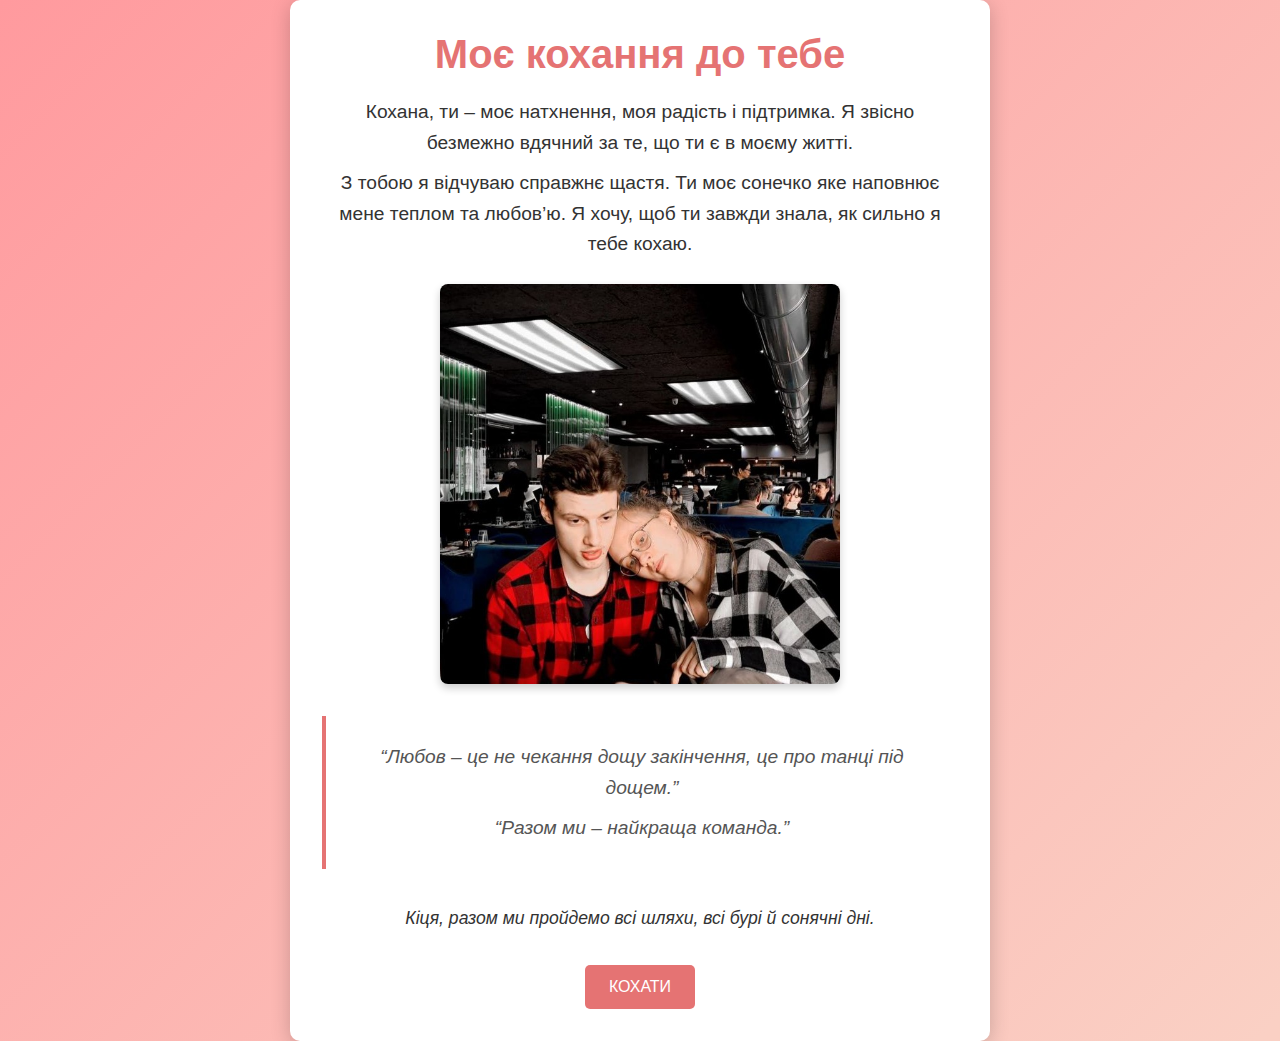
<file: kohanniya-main/index.html>
<!DOCTYPE html>
<html lang="uk">
<head>
  <meta charset="UTF-8">
  <meta name="viewport" content="width=device-width, initial-scale=1.0">
  <title>Моє кохання до тебе</title>
  <style>
    /* Основний стиль */
    * {
      margin: 0;
      padding: 0;
      box-sizing: border-box;
    }

    body {
      font-family: Arial, sans-serif;
      background: linear-gradient(135deg, #ff9a9e 0%, #fad0c4 99%);
      display: flex;
      justify-content: center;
      align-items: center;
      min-height: 100vh;
      color: #333;
    }

    .container {
      width: 90%;
      max-width: 700px;
      background: #fff;
      padding: 2em;
      box-shadow: 0px 4px 20px rgba(0, 0, 0, 0.2);
      border-radius: 10px;
      text-align: center;
    }

    h1 {
      font-size: 2.5em;
      color: #e57373;
      margin-bottom: 0.5em;
    }

    p {
      font-size: 1.2em;
      margin: 0.5em 0;
      line-height: 1.6;
    }

    .gallery {
      margin: 1.5em 0;
      display: flex;
      justify-content: center;
      gap: 15px;
    }

    .gallery img {
      width: 100%;
      max-width: 400px;
      height: 400px;
      object-fit: cover;
      border-radius: 8px;
      box-shadow: 0 4px 8px rgba(0, 0, 0, 0.2);
    }

    .future-message {
      margin-top: 2em;
      font-style: italic;
      color: #333;
      font-size: 1.1em;
    }

    .quotes {
      margin: 2em 0;
      padding: 1em;
      font-style: italic;
      color: #555;
      border-left: 4px solid #e57373;
    }

    .contact-btn {
      display: inline-block;
      margin-top: 1.5em;
      padding: 0.8em 1.5em;
      color: #fff;
      background-color: #e57373;
      text-decoration: none;
      border-radius: 5px;
      transition: background-color 0.3s;
    }

    .contact-btn:hover {
      background-color: #d32f2f;
    }
  </style>
</head>
<body>
  <div class="container">
    <h1>Моє кохання до тебе</h1>
    <p>Кохана, ти – моє натхнення, моя радість і підтримка. Я звісно безмежно вдячний за те, що ти є в моєму житті.</p>
    
    <p>З тобою я відчуваю справжнє щастя. Ти моє сонечко яке наповнює мене теплом та любов’ю. Я хочу, щоб ти завжди знала, як сильно я тебе кохаю.</p>

    <div class="gallery">
      <img src="3.jpg" alt="Спогад 1">
    </div>

    <div class="quotes">
      <p>“Любов – це не чекання дощу закінчення, це про танці під дощем.”</p>
      <p>“Разом ми – найкраща команда.”</p>
    </div>

    <p class="future-message">Кіця, разом ми пройдемо всі шляхи, всі бурі й сонячні дні.</p>

    <a href = "raccoon.html" class="contact-btn">КОХАТИ</a>
  </div>
</body>
</html>
</file>
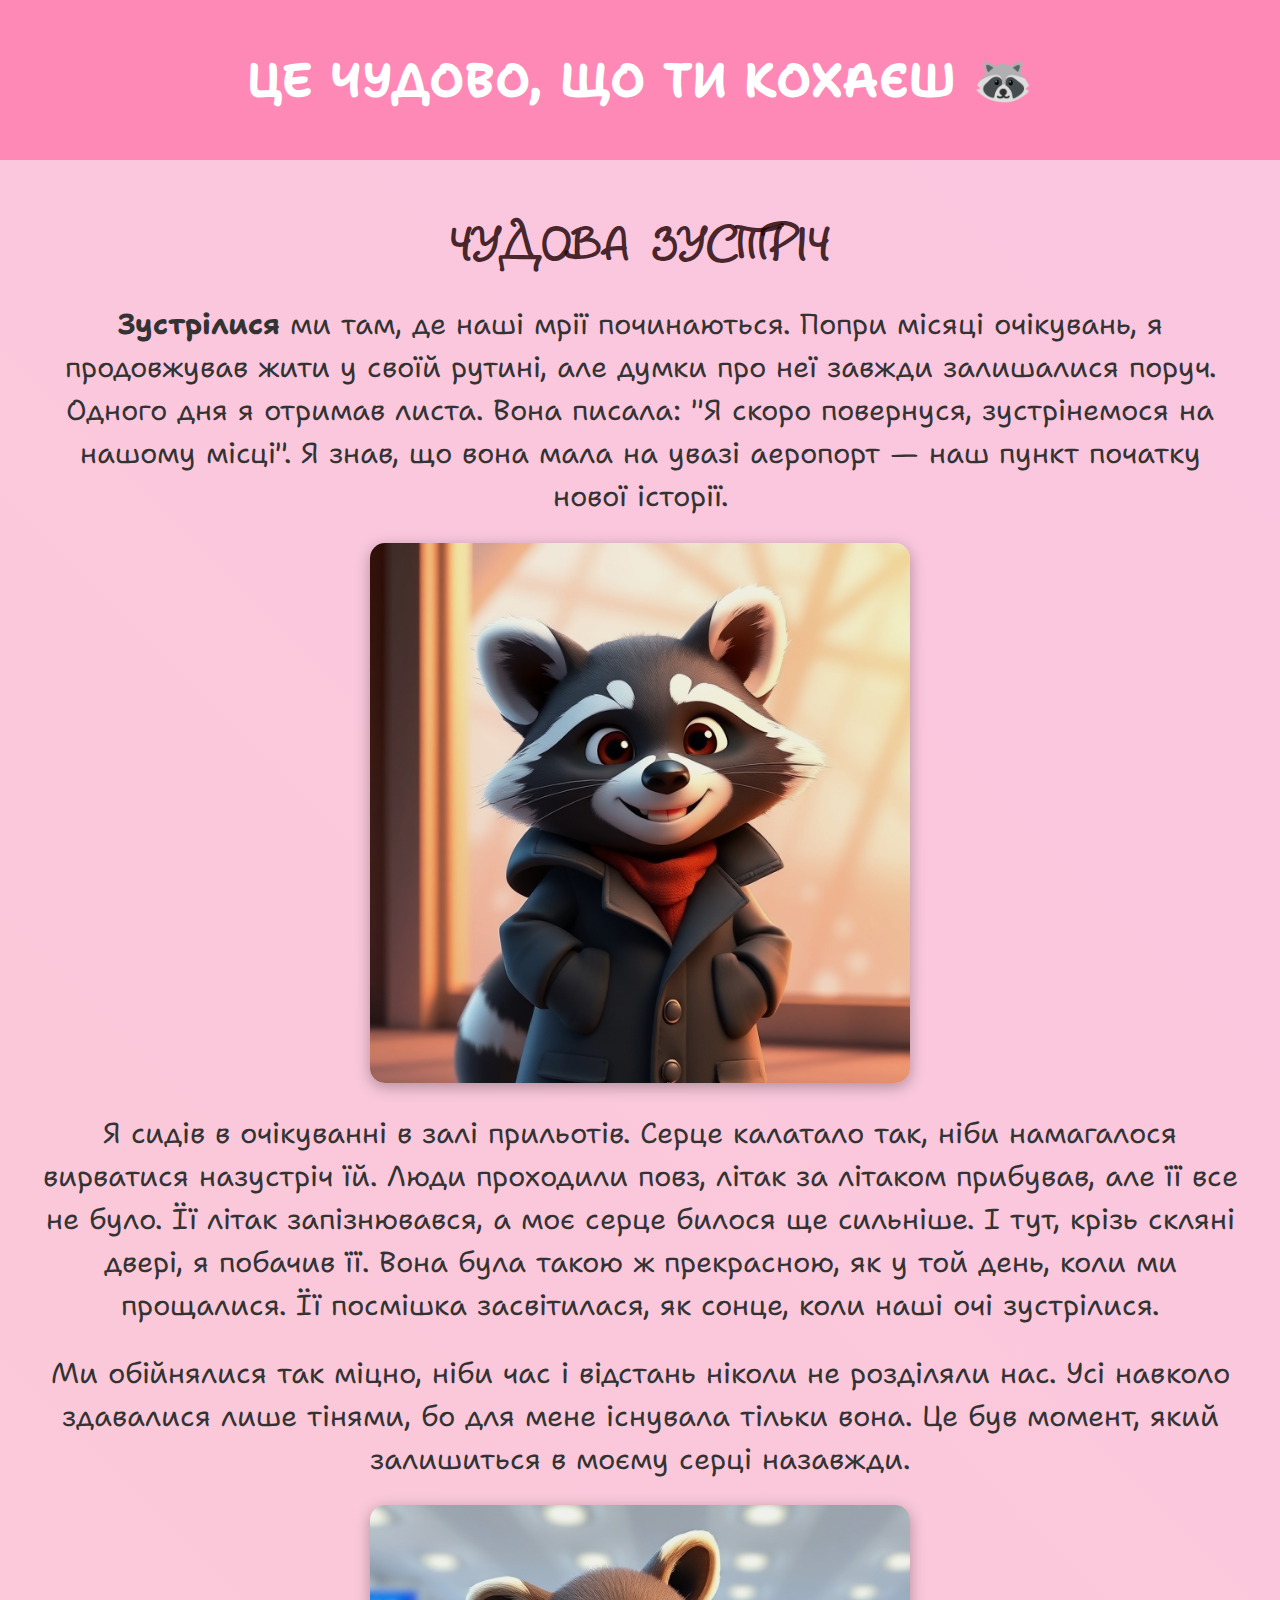
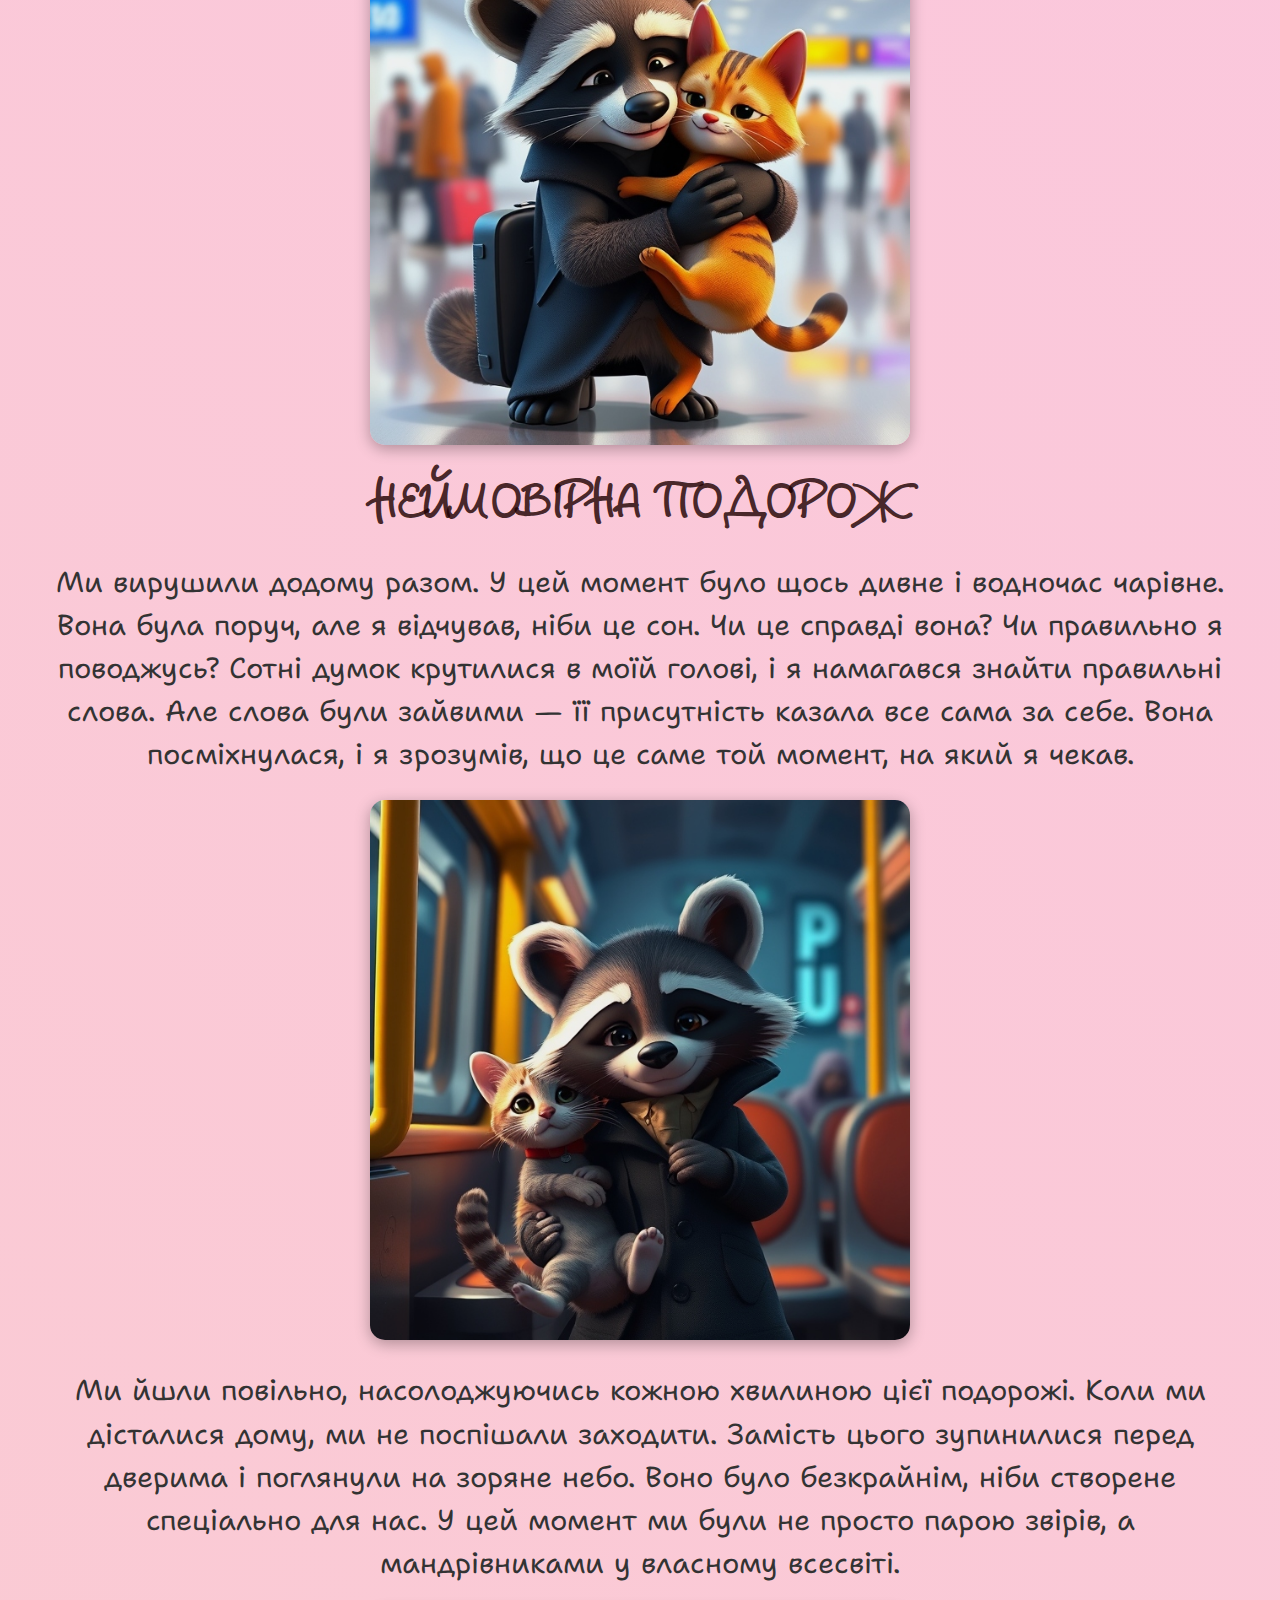
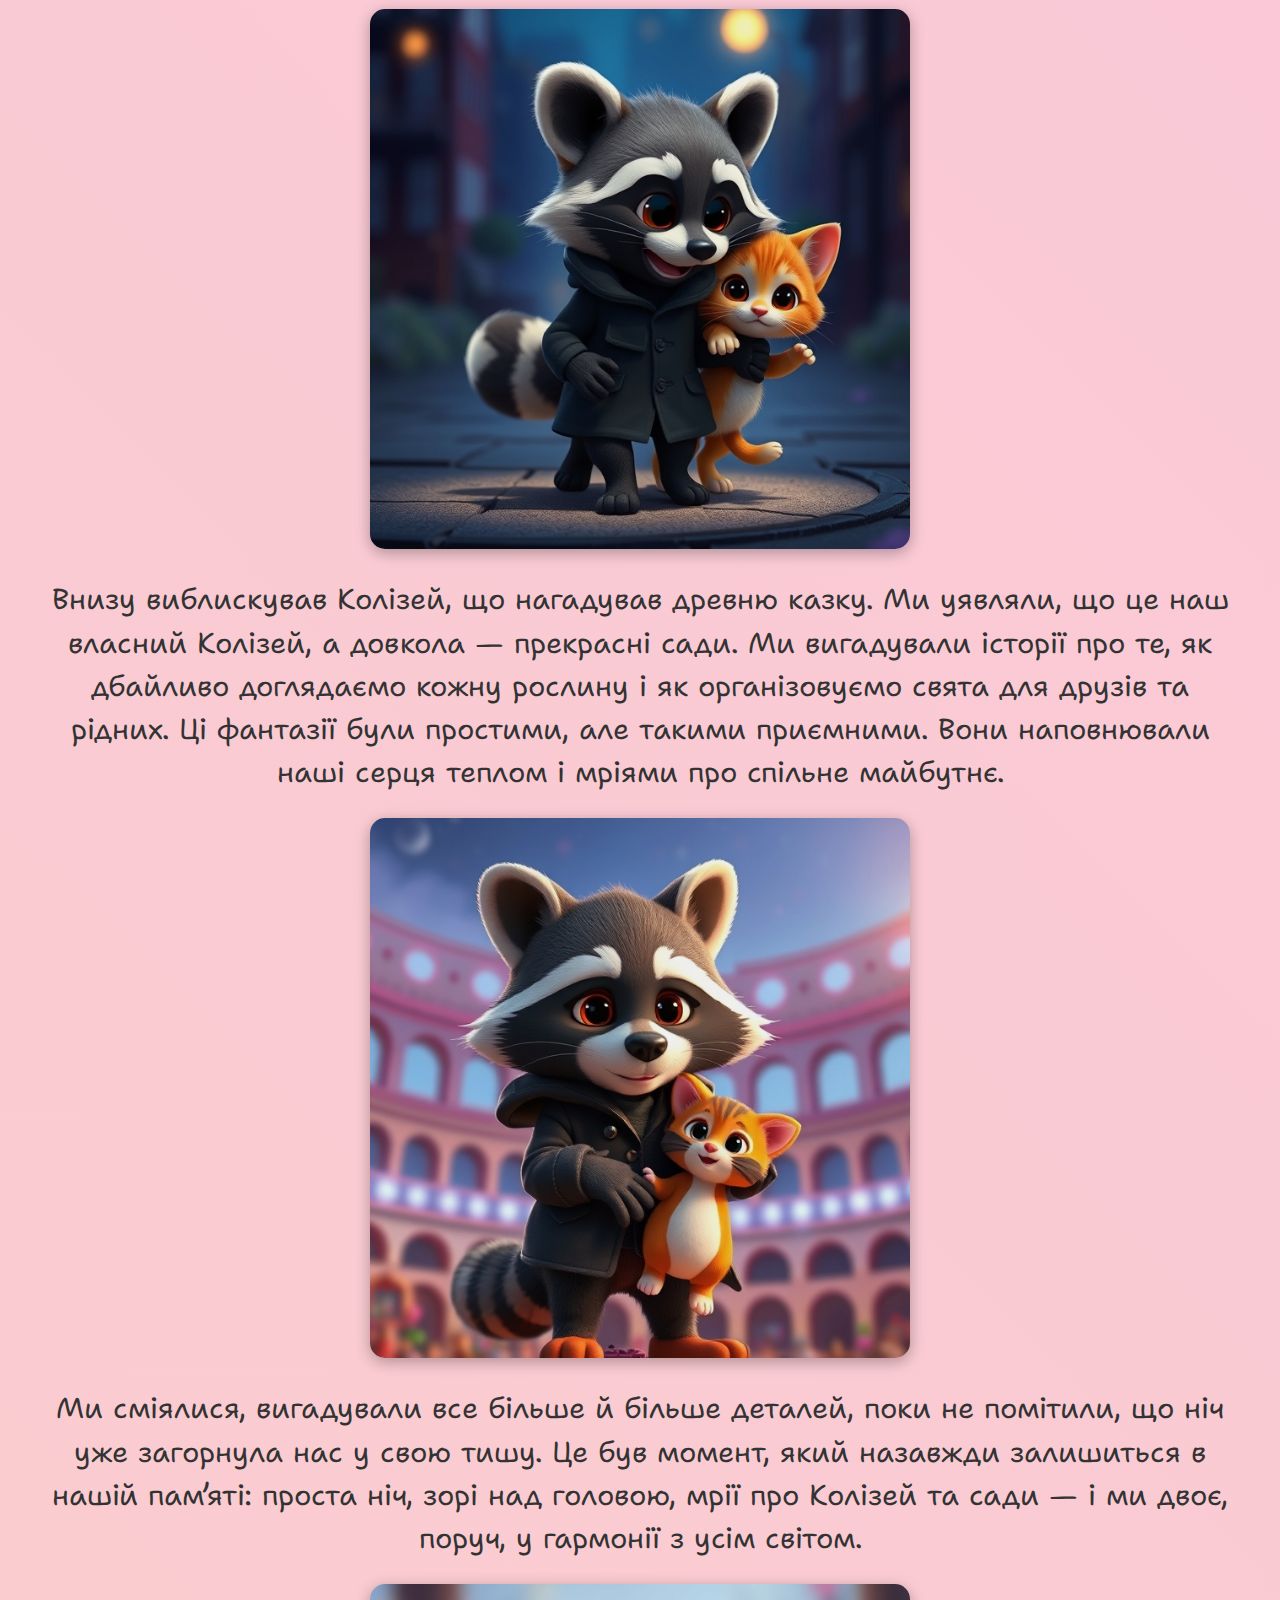
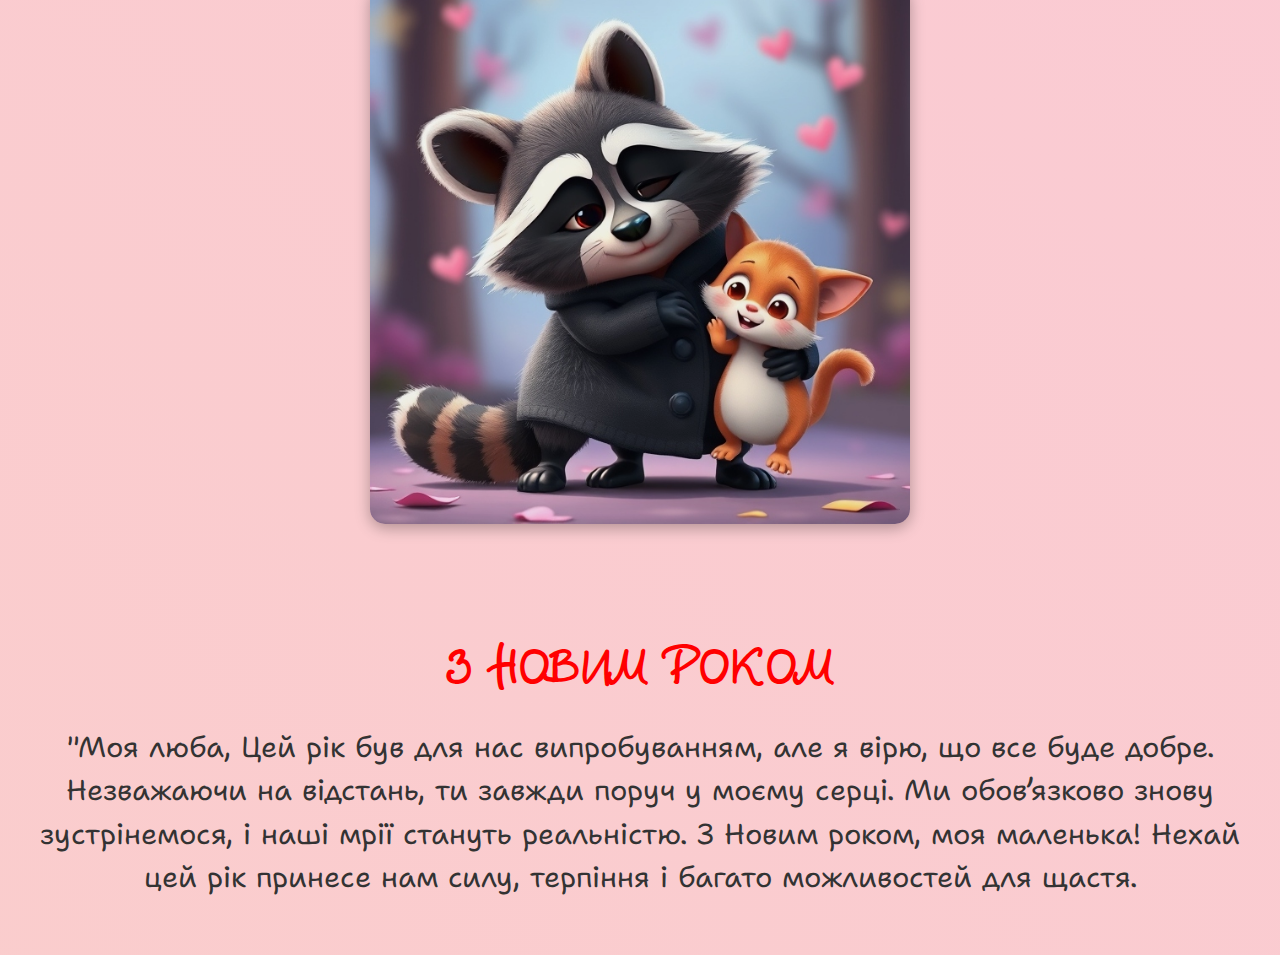
<file: newYear.html>
<!DOCTYPE html>
<html lang="en">
<head>
    <meta charset="UTF-8">
    <meta name="viewport" content="width=device-width, initial-scale=1.0">
    <title>Raccoon World</title>
    <link rel="stylesheet" href="newYear.css">
</head>
<body>
    <header>
        <h1>ЦЕ ЧУДОВО, ЩО ТИ КОХАЄШ 🦝</h1>
    </header>

    <main>
        <section id="meeting">
            <h2 class="greetings">ЧУДОВА ЗУСТРІЧ</h2>
            <p class="textStory">
                <strong>Зустрілися</strong> ми там, де наші мрії починаються. Попри місяці очікувань, я продовжував жити у своїй рутині, але думки про неї завжди залишалися поруч.
                Одного дня я отримав листа. Вона писала: "Я скоро повернуся, зустрінемося на нашому місці". Я знав, що вона мала на увазі аеропорт — наш пункт початку нової історії.
            </p>

            <img src="waiting.jpg" alt="Очікування в аеропорту">

            <p class="textStory">
                Я сидів в очікуванні в залі прильотів. Серце калатало так, ніби намагалося вирватися назустріч їй. Люди проходили повз, літак за літаком прибував, але її все не було.
                Її літак запізнювався, а моє серце билося ще сильніше. І тут, крізь скляні двері, я побачив її. Вона була такою ж прекрасною, як у той день, коли ми прощалися.
                Її посмішка засвітилася, як сонце, коли наші очі зустрілися.
            </p>

            <p class="textStory">
                Ми обійнялися так міцно, ніби час і відстань ніколи не розділяли нас. Усі навколо здавалися лише тінями, бо для мене існувала тільки вона.
                Це був момент, який залишиться в моєму серці назавжди.
            </p>

            <img src="aeroport.jpg" alt="Зустріч в аеропорту">
        </section>

        <section id="journey-home">
            <h2 class="greetings">НЕЙМОВІРНА ПОДОРОЖ</h2>
            <p class="textStory">
                Ми вирушили додому разом. У цей момент було щось дивне і водночас чарівне. Вона була поруч, але я відчував, ніби це сон. Чи це справді вона? Чи правильно я поводжусь?
                Сотні думок крутилися в моїй голові, і я намагався знайти правильні слова. Але слова були зайвими — її присутність казала все сама за себе. Вона посміхнулася, і я зрозумів, що це саме той момент, на який я чекав.
            </p>

            <img src="bus.jpg" alt="Подорож додому">

            <p class="textStory">
                Ми йшли повільно, насолоджуючись кожною хвилиною цієї подорожі. Коли ми дісталися дому, ми не поспішали заходити. Замість цього зупинилися перед дверима і поглянули на зоряне небо.
                Воно було безкрайнім, ніби створене спеціально для нас. У цей момент ми були не просто парою звірів, а мандрівниками у власному всесвіті.
            </p>

            <img src="walking.jpg" alt="Прогулянка під зорями">

            <p class="textStory">
                Внизу виблискував Колізей, що нагадував древню казку. Ми уявляли, що це наш власний Колізей, а довкола — прекрасні сади. Ми вигадували історії про те, як дбайливо доглядаємо кожну рослину і як організовуємо свята для друзів та рідних.
                Ці фантазії були простими, але такими приємними. Вони наповнювали наші серця теплом і мріями про спільне майбутнє.
            </p>

            <img src="coliseum.jpg" alt="Фантазії про Колізей">

            <p class="textStory">
                Ми сміялися, вигадували все більше й більше деталей, поки не помітили, що ніч уже загорнула нас у свою тишу. Це був момент, який назавжди залишиться в нашій пам’яті:
                проста ніч, зорі над головою, мрії про Колізей та сади — і ми двоє, поруч, у гармонії з усім світом.
            </p>

            <img src="happyEnd.jpg" alt="Щасливий фінал">
        </section>

        <section id="new-year">
            <h2 class="greetingsYear">З НОВИМ РОКОМ</h2>

            <blockquote class="textStory">
                "Моя люба,
                Цей рік був для нас випробуванням, але я вірю, що все буде добре. Незважаючи на відстань, ти завжди поруч у моєму серці. Ми обов’язково знову зустрінемося, і наші мрії стануть реальністю.
                З Новим роком, моя маленька! Нехай цей рік принесе нам силу, терпіння і багато можливостей для щастя.
            </blockquote>
        </section>
    </main>
</body>
</html>
</file>
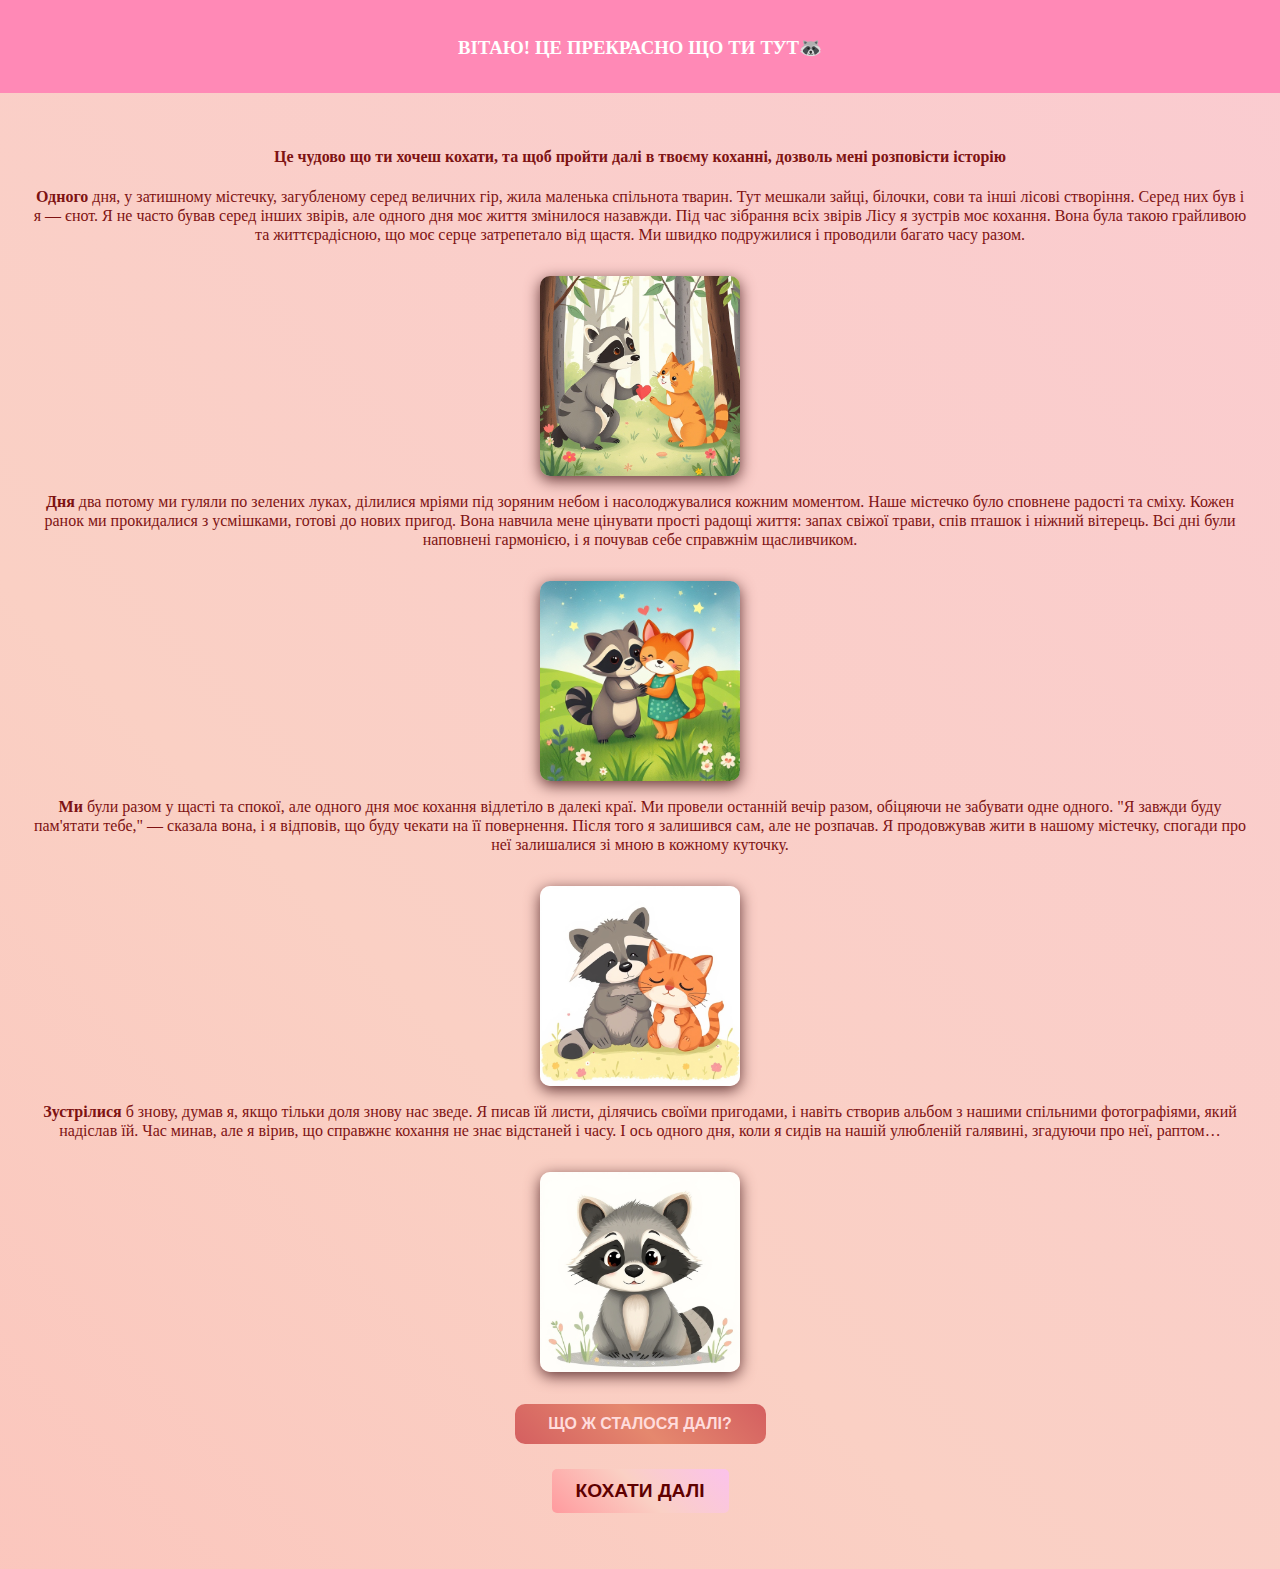
<file: raccoon.html>
<!DOCTYPE html>
<html lang="en">
<head>
    <link rel="icon" type="image/png" href="icon.png" />
    <meta charset="UTF-8">
    <meta name="viewport" content="width=device-width, initial-scale=1.0">
    <title>Story Tale</title>
    <link rel="stylesheet" href="raccoonStyle.css">
</head>
<body>
    <header>
        <h3> ВІТАЮ! ЦЕ ПРЕКРАСНО ЩО ТИ ТУТ🦝</h3>
    </header>

    <main>
        <section id="learn-secret">
            <h4 class="greetings"> Це чудово що ти хочеш кохати, та щоб пройти далі в твоєму коханні, дозволь мені розповісти історію </h4>
            
            <p class="textStory">
                <strong> Одного </strong> дня, у затишному містечку, загубленому серед величних гір, жила маленька спільнота тварин. 
                Тут мешкали зайці, білочки, сови та інші лісові створіння. Серед них був і я — єнот. 
                Я не часто бував серед інших звірів, але одного дня моє життя змінилося назавжди. 
                Під час зібрання всіх звірів Лісу я зустрів моє кохання. Вона була такою грайливою 
                та життєрадісною, що моє серце затрепетало від щастя. Ми швидко подружилися і проводили багато часу разом.
            </p>
            <div class="image-gallery">
                <img class="image-gallery" src="raccoon1.jpg" alt="Raccoon hint 1">
            </div>
            <p class="textStory">
                <strong> Дня </strong> два потому ми гуляли по зелених луках, ділилися мріями під зоряним небом і насолоджувалися кожним моментом. 
                Наше містечко було сповнене радості та сміху. Кожен ранок ми прокидалися з усмішками, готові до нових пригод. 
                Вона навчила мене цінувати прості радощі життя: запах свіжої трави, спів пташок і ніжний вітерець. 
                Всі дні були наповнені гармонією, і я почував себе справжнім щасливчиком.
            </p>
            <div class="image-gallery">
                <img class="image-gallery" src="raccoon2.jpg" alt="Raccoon hint 1">
            </div>
            <p class="textStory">
                <strong> Ми </strong> були разом у щасті та спокої, але одного дня моє кохання відлетіло в далекі краї. 
                Ми провели останній вечір разом, обіцяючи не забувати одне одного. "Я завжди буду пам'ятати тебе," — сказала вона, 
                і я відповів, що буду чекати на її повернення. Після того я залишився сам, але не розпачав. 
                Я продовжував жити в нашому містечку, спогади про неї залишалися зі мною в кожному куточку.
            </p>
            <div class="image-gallery">
                <img class="image-gallery" src="raccoon3.jpg" alt="Raccoon hint 1">
            </div>
            <p class="textStory">
                <strong> Зустрілися </strong> б знову, думав я, якщо тільки доля знову нас зведе. 
                Я писав їй листи, ділячись своїми пригодами, і навіть створив альбом з нашими спільними фотографіями, який надіслав їй.
                Час минав, але я вірив, що справжнє кохання не знає відстаней і часу. 
                І ось одного дня, коли я сидів на нашій улюбленій галявині, згадуючи про неї, раптом…
            </p>
            <div class="image-gallery">
                <img class="image-gallery" src="raccoon4.jpg" alt="Raccoon hint 1">
            </div>
        </section>

        <section id="fun-facts">
            <input type="text" id="secret-input" placeholder="ЩО Ж СТАЛОСЯ ДАЛІ?">
            
        </section>
        <button id="check-btn">КОХАТИ ДАЛІ</button>
            <p id="message" class="hidden"></p>
    </main>

    <script src="raccoonIn.js"></script>
</body>
</html>
</file>
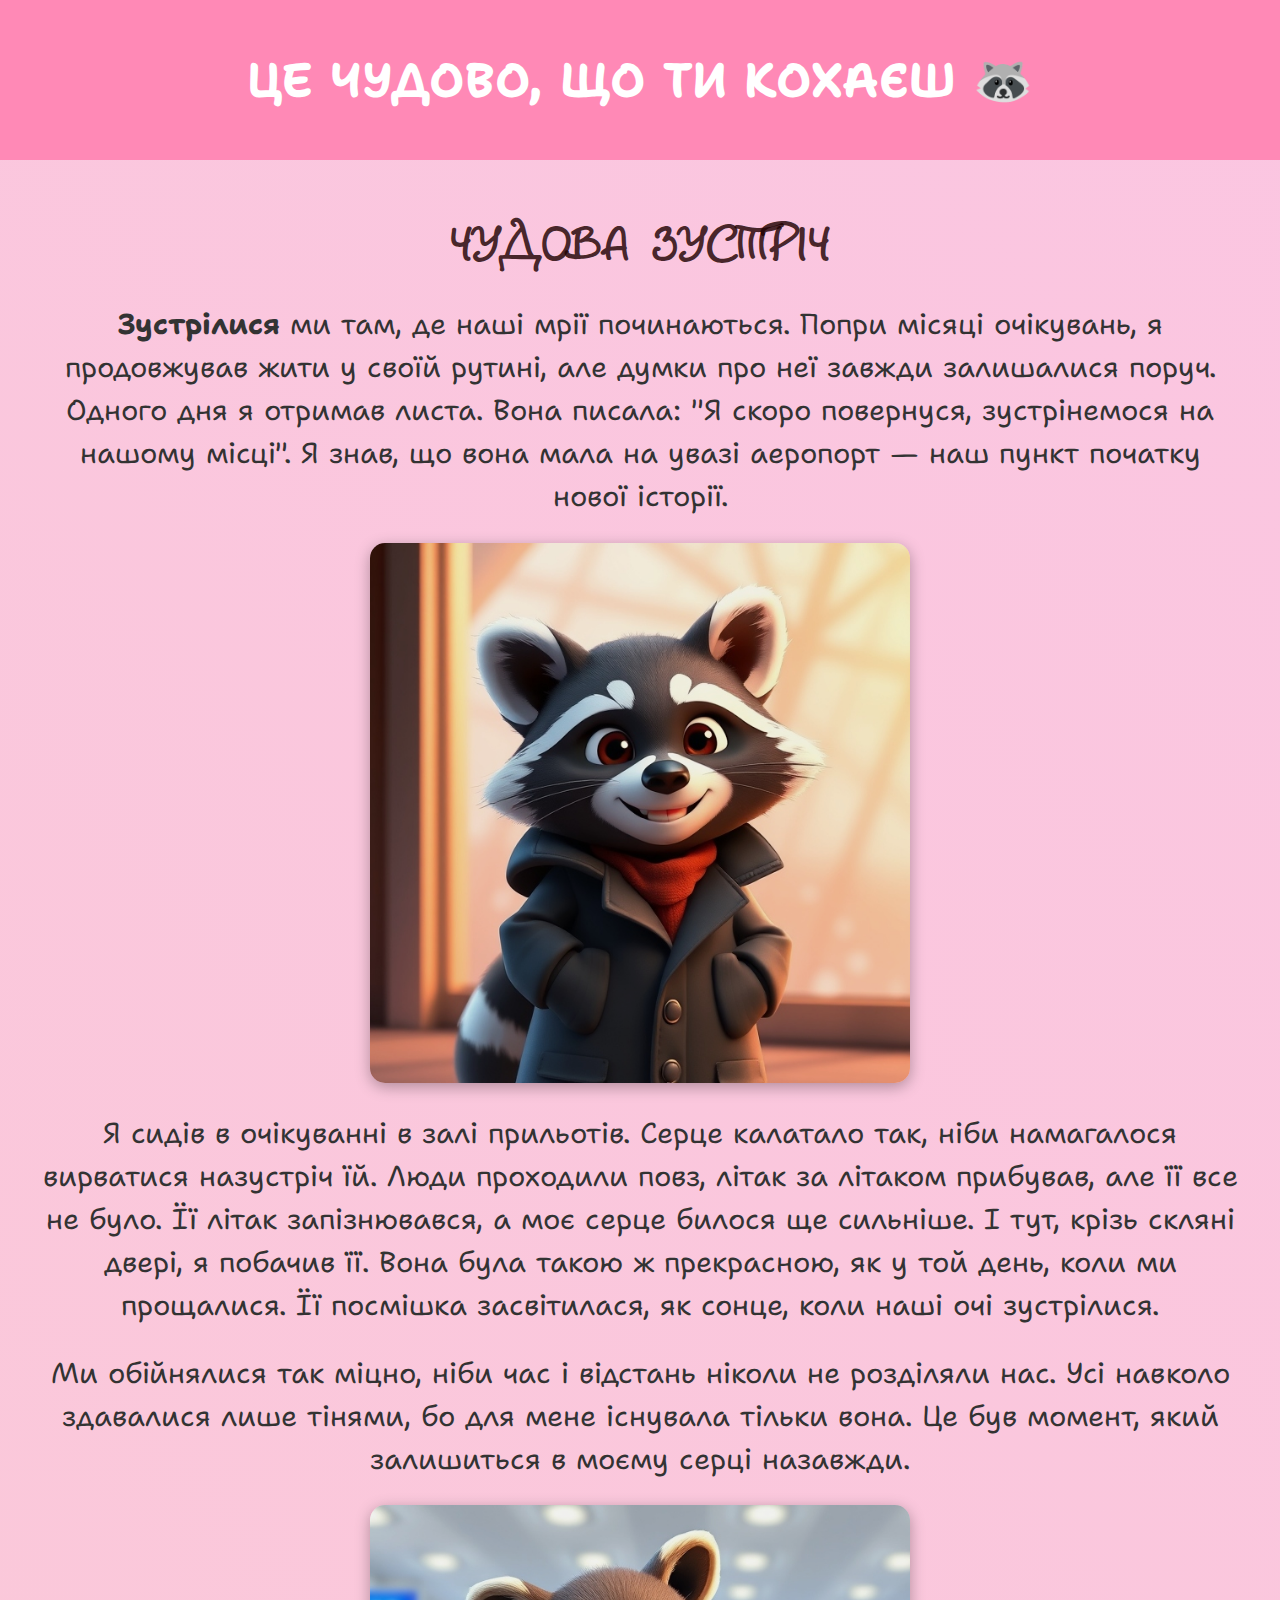
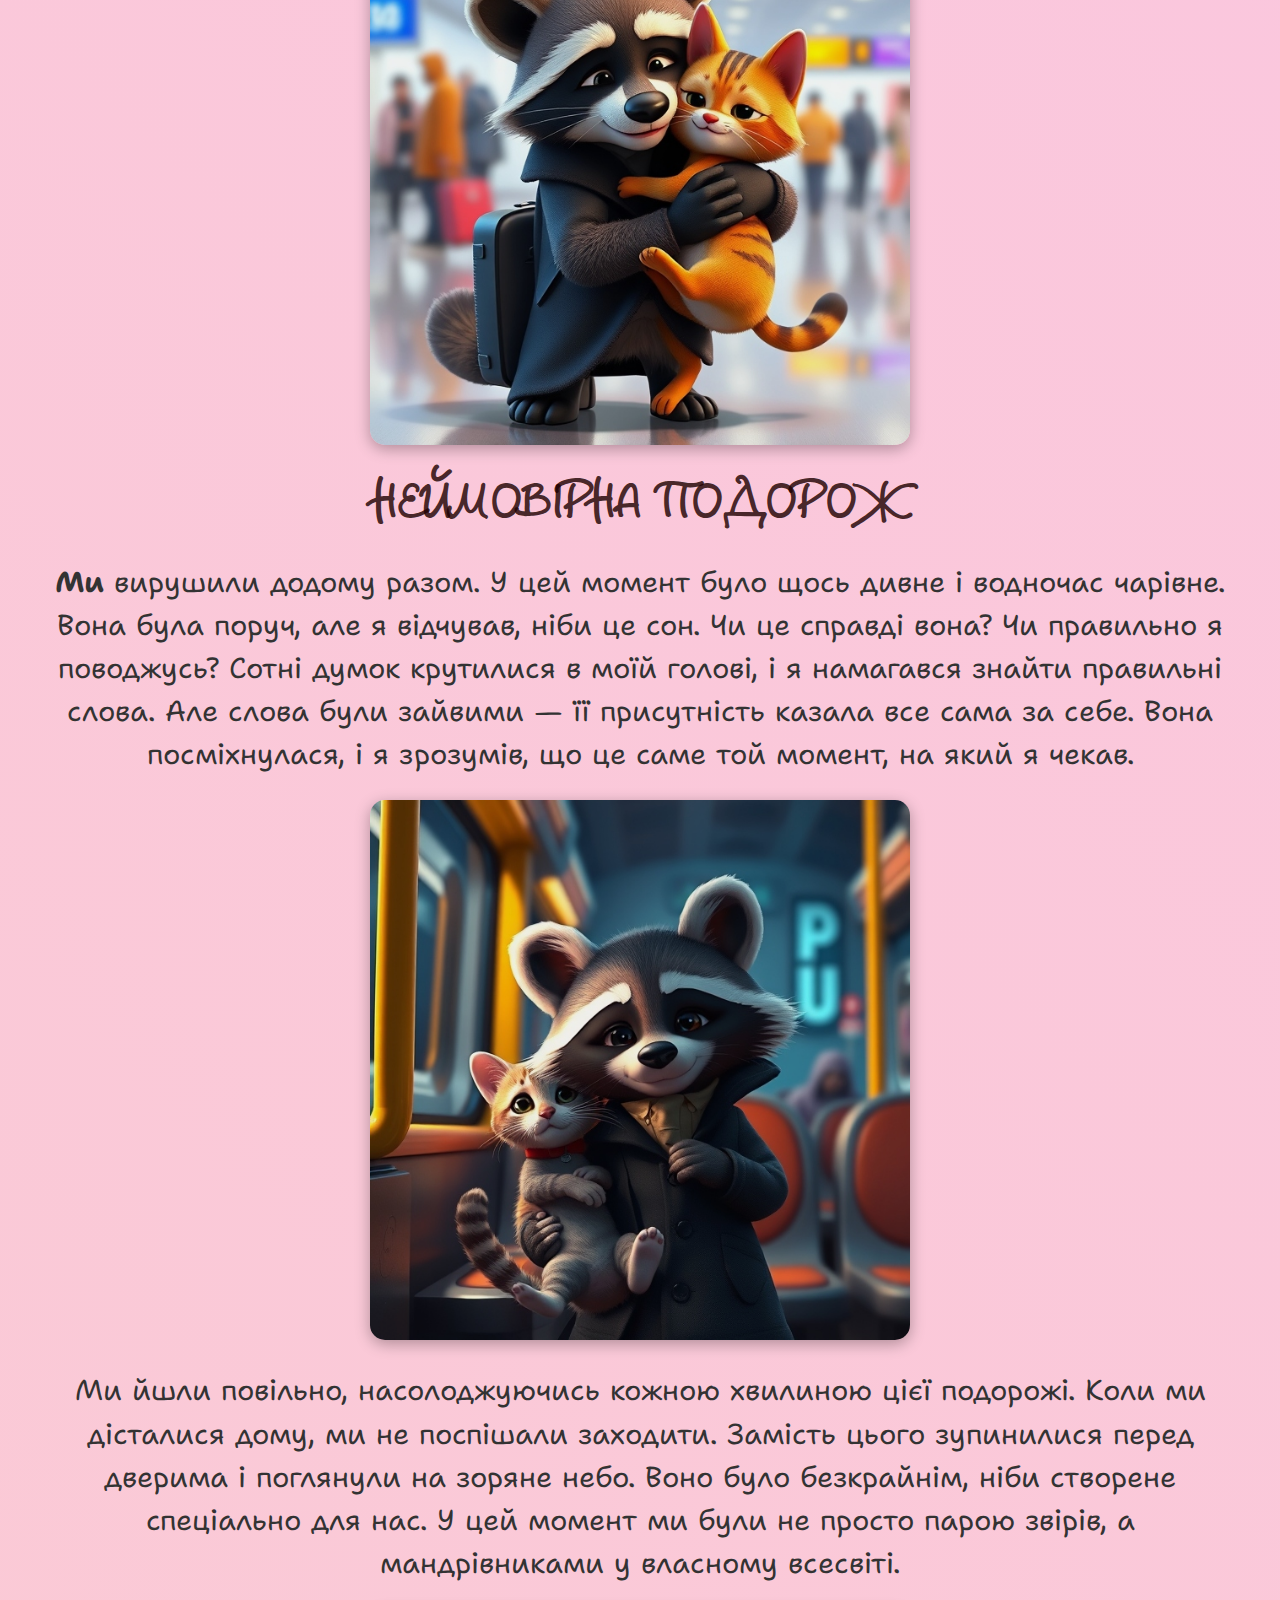
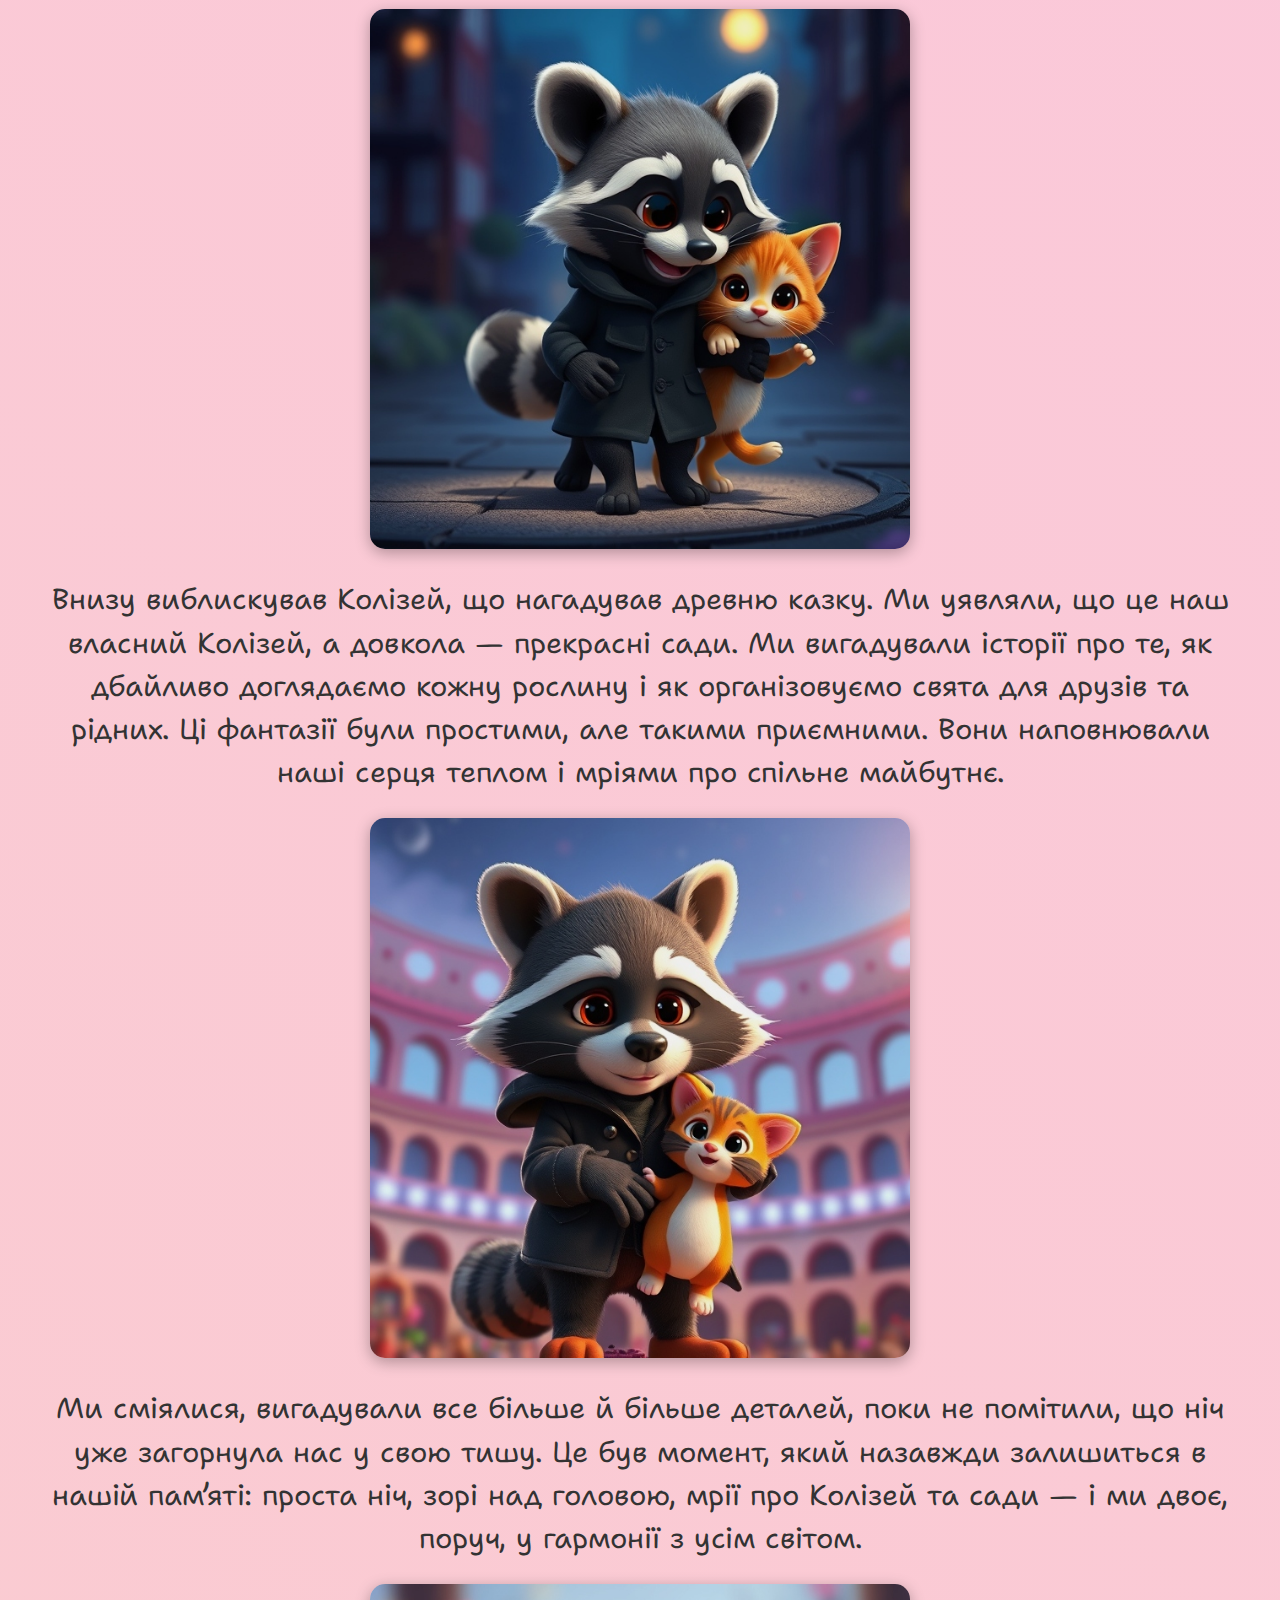
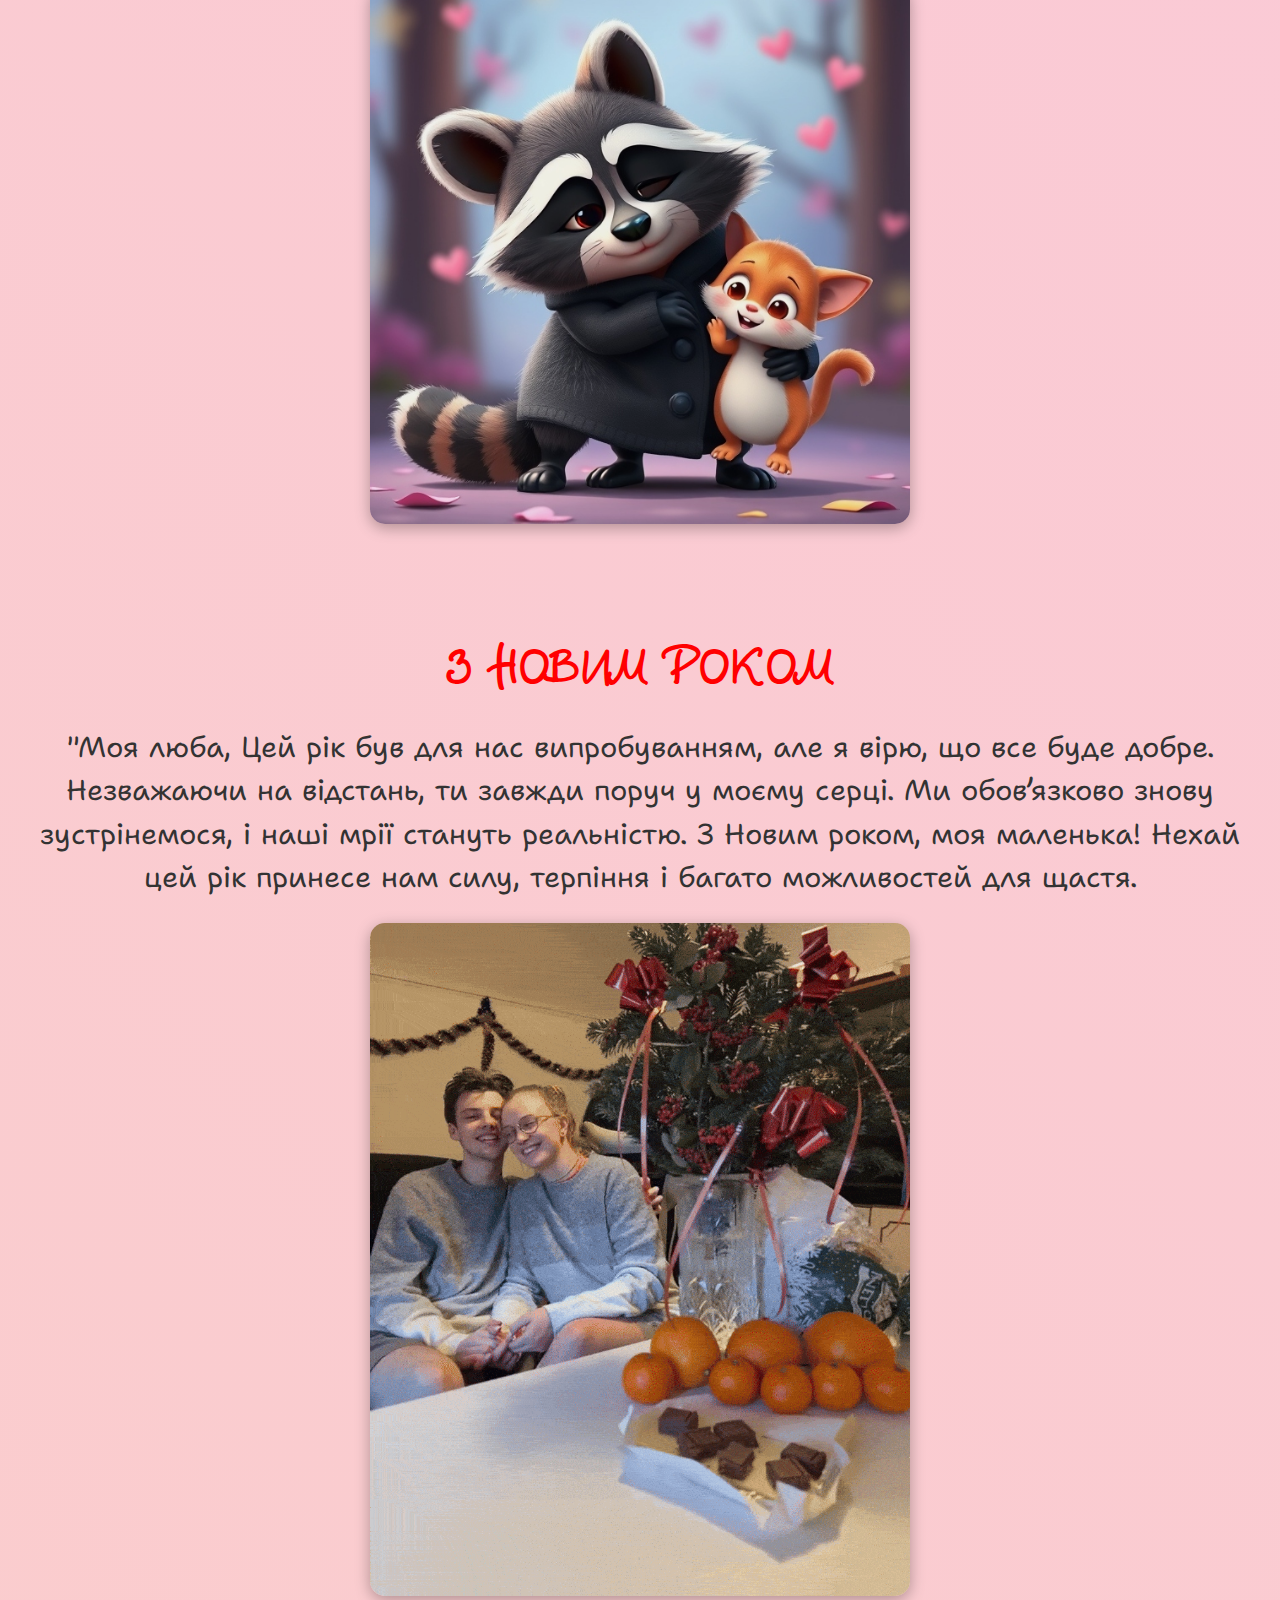
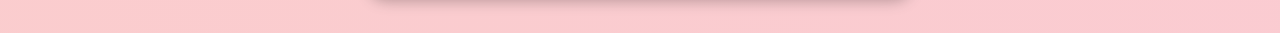
<file: kohanniya-main/newYear.html>
<!DOCTYPE html>
<html lang="en">
<head>
    <meta charset="UTF-8">
    <meta name="viewport" content="width=device-width, initial-scale=1.0">
    <title>Raccoon World</title>
    <link rel="stylesheet" href="newYear.css">
</head>
<body>
    <header>
        <h1>ЦЕ ЧУДОВО, ЩО ТИ КОХАЄШ 🦝</h1>
    </header>

    <main>
        <section id="meeting">
            <h2 class="greetings">ЧУДОВА ЗУСТРІЧ</h2>
            <p class="textStory">
                <strong>Зустрілися</strong> ми там, де наші мрії починаються. Попри місяці очікувань, я продовжував жити у своїй рутині, але думки про неї завжди залишалися поруч.
                Одного дня я отримав листа. Вона писала: "Я скоро повернуся, зустрінемося на нашому місці". Я знав, що вона мала на увазі аеропорт — наш пункт початку нової історії.
            </p>

            <img src="waiting.jpg" alt="Очікування в аеропорту">

            <p class="textStory">
                Я сидів в очікуванні в залі прильотів. Серце калатало так, ніби намагалося вирватися назустріч їй. Люди проходили повз, літак за літаком прибував, але її все не було.
                Її літак запізнювався, а моє серце билося ще сильніше. І тут, крізь скляні двері, я побачив її. Вона була такою ж прекрасною, як у той день, коли ми прощалися.
                Її посмішка засвітилася, як сонце, коли наші очі зустрілися.
            </p>

            <p class="textStory">
                Ми обійнялися так міцно, ніби час і відстань ніколи не розділяли нас. Усі навколо здавалися лише тінями, бо для мене існувала тільки вона.
                Це був момент, який залишиться в моєму серці назавжди.
            </p>

            <img src="aeroport.jpg" alt="Зустріч в аеропорту">
        </section>

        <section id="journey-home">
            <h2 class="greetings">НЕЙМОВІРНА ПОДОРОЖ</h2>
            <p class="textStory">
                <strong>Ми</strong> вирушили додому разом. У цей момент було щось дивне і водночас чарівне. Вона була поруч, але я відчував, ніби це сон. Чи це справді вона? Чи правильно я поводжусь?
                Сотні думок крутилися в моїй голові, і я намагався знайти правильні слова. Але слова були зайвими — її присутність казала все сама за себе. Вона посміхнулася, і я зрозумів, що це саме той момент, на який я чекав.
            </p>

            <img src="bus.jpg" alt="Подорож додому">

            <p class="textStory">
                Ми йшли повільно, насолоджуючись кожною хвилиною цієї подорожі. Коли ми дісталися дому, ми не поспішали заходити. Замість цього зупинилися перед дверима і поглянули на зоряне небо.
                Воно було безкрайнім, ніби створене спеціально для нас. У цей момент ми були не просто парою звірів, а мандрівниками у власному всесвіті.
            </p>

            <img src="walking.jpg" alt="Прогулянка під зорями">

            <p class="textStory">
                Внизу виблискував Колізей, що нагадував древню казку. Ми уявляли, що це наш власний Колізей, а довкола — прекрасні сади. Ми вигадували історії про те, як дбайливо доглядаємо кожну рослину і як організовуємо свята для друзів та рідних.
                Ці фантазії були простими, але такими приємними. Вони наповнювали наші серця теплом і мріями про спільне майбутнє.
            </p>

            <img src="coliseum.jpg" alt="Фантазії про Колізей">

            <p class="textStory">
                Ми сміялися, вигадували все більше й більше деталей, поки не помітили, що ніч уже загорнула нас у свою тишу. Це був момент, який назавжди залишиться в нашій пам’яті:
                проста ніч, зорі над головою, мрії про Колізей та сади — і ми двоє, поруч, у гармонії з усім світом.
            </p>

            <img src="happyEnd.jpg" alt="Щасливий фінал">
        </section>

        <section id="new-year">
            <h2 class="greetingsYear">З НОВИМ РОКОМ</h2>

            <blockquote class="textStory">
                "Моя люба,
                Цей рік був для нас випробуванням, але я вірю, що все буде добре. Незважаючи на відстань, ти завжди поруч у моєму серці. Ми обов’язково знову зустрінемося, і наші мрії стануть реальністю.
                З Новим роком, моя маленька! Нехай цей рік принесе нам силу, терпіння і багато можливостей для щастя.
            </blockquote>

            <div class="animation-container">
                <img src="Gift Effects.gif?ver=1.1" alt="Новий рік анімація">
            </div>
        </section>
    </main>
</body>
</html>
</file>
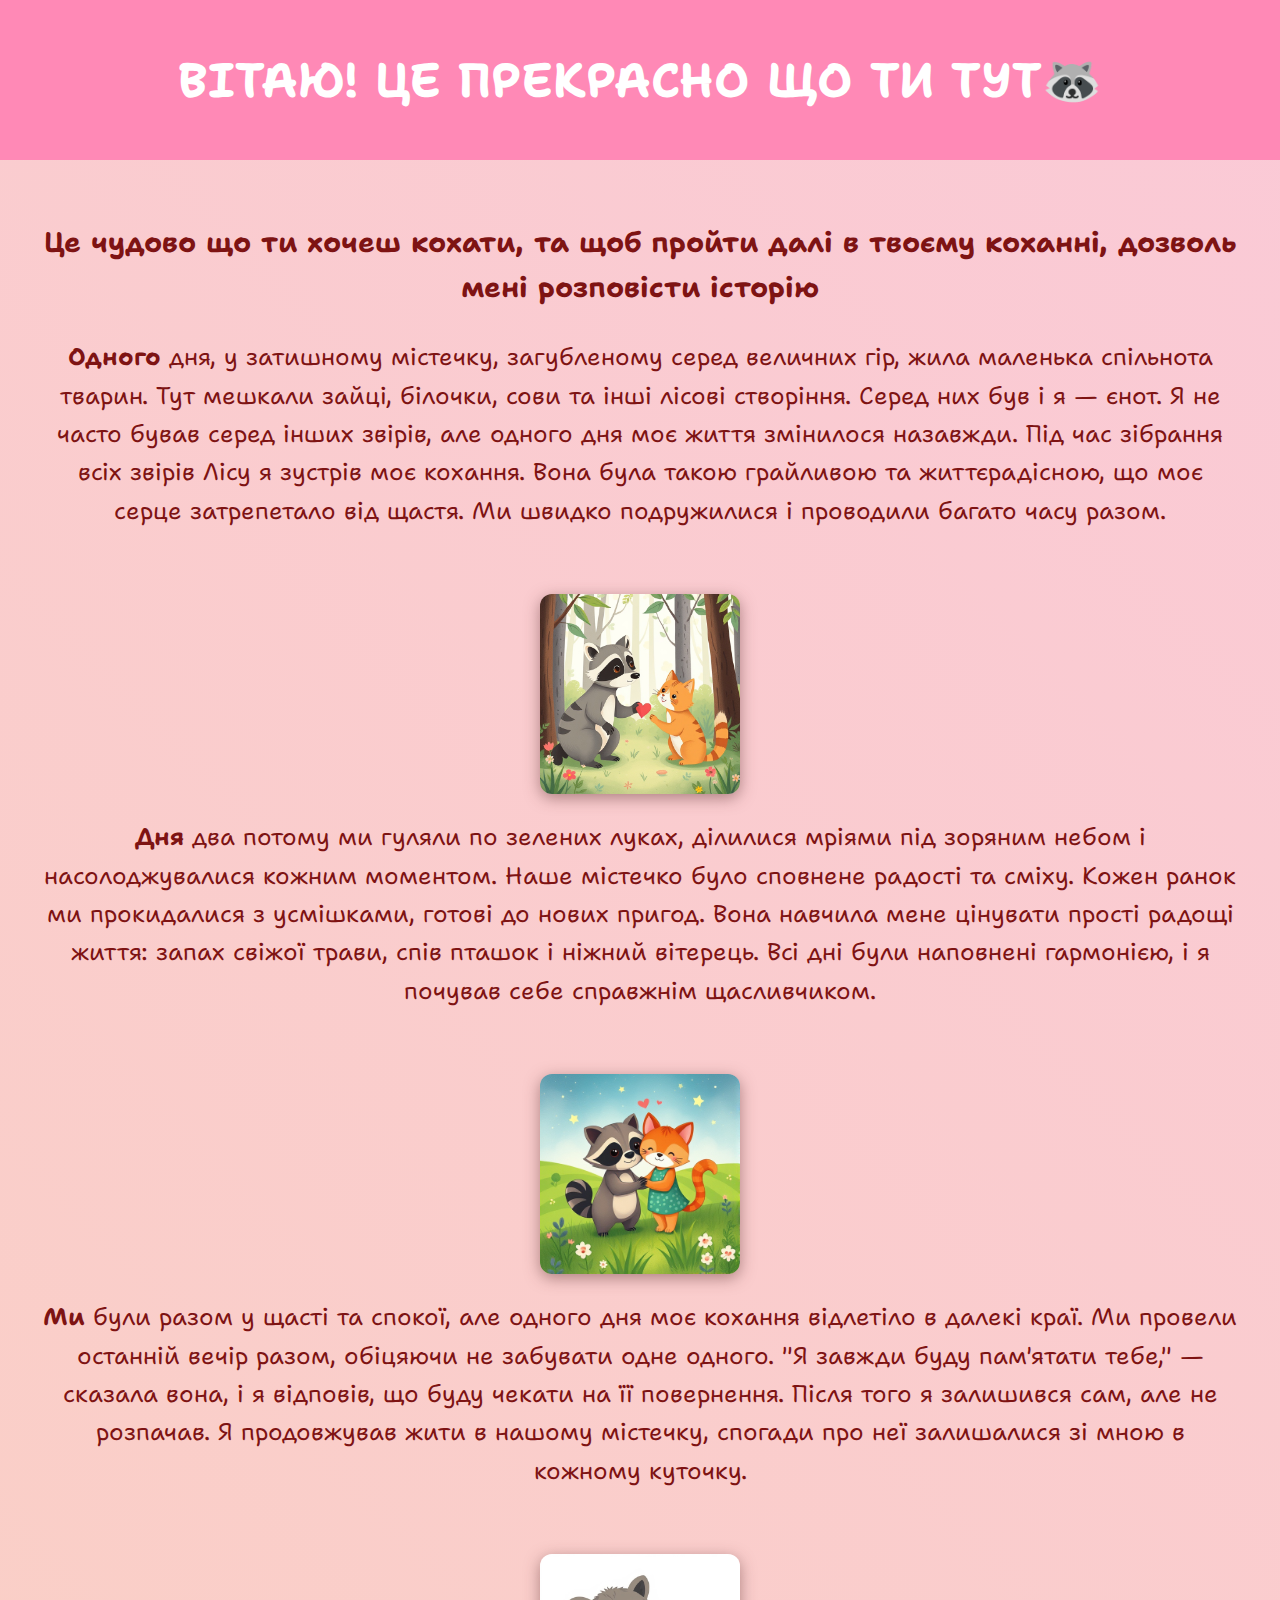
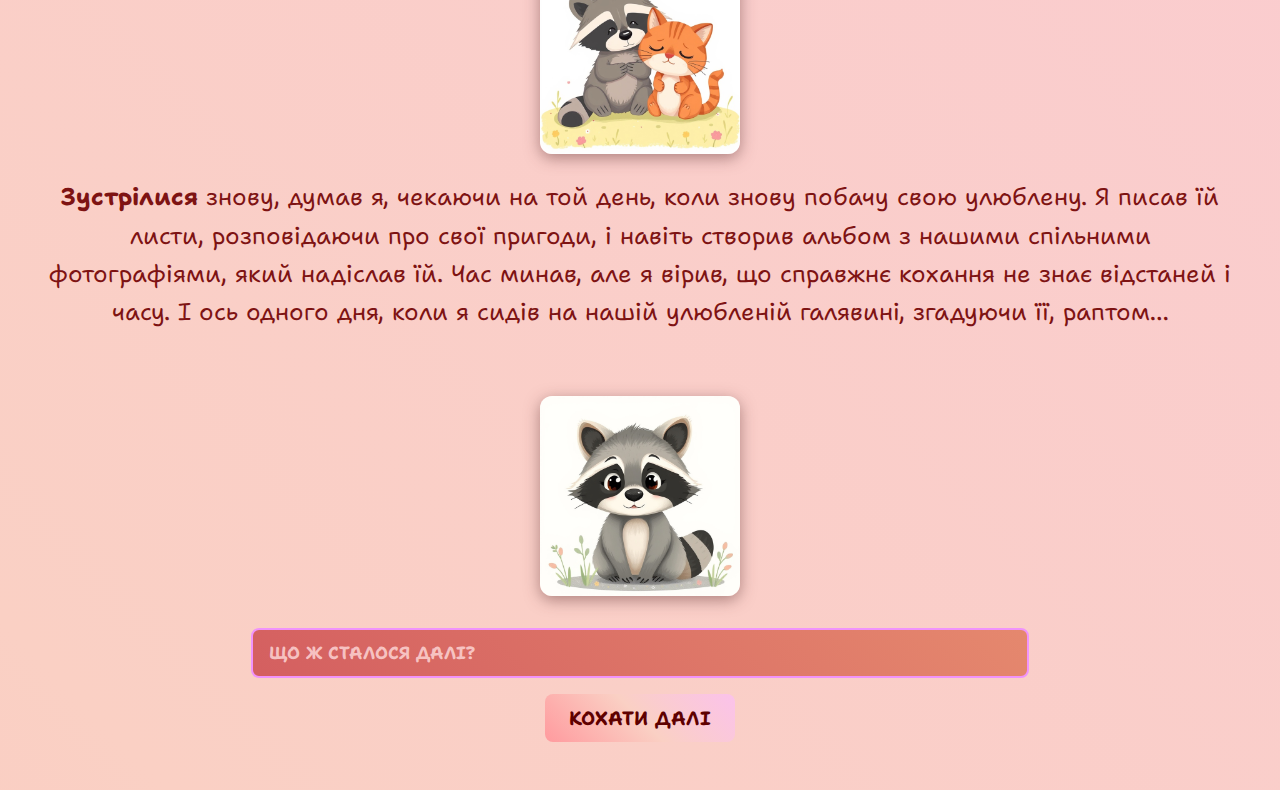
<file: kohanniya-main/raccoon.html>
<!DOCTYPE html>
<html lang="en">
<head>
    <meta charset="UTF-8">
    <meta name="viewport" content="width=device-width, initial-scale=1.0">
    <title>Raccoon World</title>
    <link rel="stylesheet" href="raccoonStyle.css">
</head>
<body>
    <header>
        <h1> ВІТАЮ! ЦЕ ПРЕКРАСНО ЩО ТИ ТУТ🦝</h1>
    </header>

    <main>
        <section id="learn-secret">
            <h3 class="greetings"> Це чудово що ти хочеш кохати, та щоб пройти далі в твоєму коханні, дозволь мені розповісти історію </h3>
            
            <p class="textStory">
                <strong> Одного </strong> дня, у затишному містечку, загубленому серед величних гір, жила маленька спільнота тварин. 
                Тут мешкали зайці, білочки, сови та інші лісові створіння. Серед них був і я — єнот. 
                Я не часто бував серед інших звірів, але одного дня моє життя змінилося назавжди. 
                Під час зібрання всіх звірів Лісу я зустрів моє кохання. Вона була такою грайливою 
                та життєрадісною, що моє серце затрепетало від щастя. Ми швидко подружилися і проводили багато часу разом.
            </p>
            <div class="image-gallery">
                <img class="image-gallery" src="raccoon1.jpg" alt="Raccoon hint 1">
            </div>
            <p class="textStory">
                <strong> Дня </strong> два потому ми гуляли по зелених луках, ділилися мріями під зоряним небом і насолоджувалися кожним моментом. 
                Наше містечко було сповнене радості та сміху. Кожен ранок ми прокидалися з усмішками, готові до нових пригод. 
                Вона навчила мене цінувати прості радощі життя: запах свіжої трави, спів пташок і ніжний вітерець. 
                Всі дні були наповнені гармонією, і я почував себе справжнім щасливчиком.
            </p>
            <div class="image-gallery">
                <img class="image-gallery" src="raccoon2.jpg" alt="Raccoon hint 1">
            </div>
            <p class="textStory">
                <strong> Ми </strong> були разом у щасті та спокої, але одного дня моє кохання відлетіло в далекі краї. 
                Ми провели останній вечір разом, обіцяючи не забувати одне одного. "Я завжди буду пам'ятати тебе," — сказала вона, 
                і я відповів, що буду чекати на її повернення. Після того я залишився сам, але не розпачав. 
                Я продовжував жити в нашому містечку, спогади про неї залишалися зі мною в кожному куточку.
            </p>
            <div class="image-gallery">
                <img class="image-gallery" src="raccoon3.jpg" alt="Raccoon hint 1">
            </div>
            <p class="textStory">
                <strong> Зустрілися </strong> знову, думав я, чекаючи на той день, коли знову побачу свою улюблену. 
                Я писав їй листи, розповідаючи про свої пригоди, і навіть створив альбом з нашими спільними фотографіями, який надіслав їй. 
                Час минав, але я вірив, що справжнє кохання не знає відстаней і часу. 
                І ось одного дня, коли я сидів на нашій улюбленій галявині, згадуючи її, раптом…
            </p>
            <div class="image-gallery">
                <img class="image-gallery" src="raccoon4.jpg" alt="Raccoon hint 1">
            </div>
        </section>

        <section id="fun-facts">
            <input type="text" id="secret-input" placeholder="ЩО Ж СТАЛОСЯ ДАЛІ?">
            
        </section>
        <button id="check-btn">КОХАТИ ДАЛІ</button>
            <p id="message" class="hidden"></p>
    </main>

    <script src="raccoonIn.js"></script>
</body>
</html>
</file>
<file: newYear.css>
body {
    margin: 0;
    padding: 0;
    text-align: center;
    background: linear-gradient(45deg, #ff9a9e, #fad0c4, #fbc2eb);
    background-size: 400% 400%;
    animation: gradientAnimation 5s infinite;
    color: #7e1313;
    font-family: 'TALE', sans-serif;
}

@font-face {
    font-family: 'FAIRY';
    src: url('FAIRYFONT.otf') format('truetype');
}
@font-face {
    font-family: 'STORYTELLA';
    src: url('Storytella.otf') format('truetype');
}
@font-face {
    font-family: 'TALE';
    src: url('TALE.ttf') format('truetype');
}

header {
    background-color: #ff89b6;
    color: white;
    padding: 1rem 2rem;
    font-size: 1.5rem;
    font-weight: bold;
    text-transform: uppercase;
}

main {
    padding: 2rem;
    max-width: 1200px;
    margin: 0 auto;
}

img {
    max-width: 45%;
    width: 45%;
    height: auto;
    border-radius: 15px; 
    box-shadow: 0 4px 15px rgba(0, 0, 0, 0.3); 
    transition: transform 0.4s ease, box-shadow 0.4s ease, filter 0.4s ease;
    cursor: pointer;
    filter: brightness(0.95);
}

img:hover {
    transform: scale(1.1) rotate(2deg); 
    box-shadow: 0 10px 30px rgba(0, 0, 0, 0.5);
    filter: brightness(1.1) saturate(1.2); 
}

@keyframes gradientAnimation {
    0% {
        background-position: 0% 50%;
    }
    50% {
        background-position: 100% 50%;
    }
    100% {
        background-position: 0% 50%;
    }
}

.textStory {
    font-size: 1.8rem;
    line-height: 1.5;
    color: #333;
    margin: 1.5rem 0;
}

.greetings {
    font-family: 'FAIRY';
    font-weight: bolder;
    font-size: 250%;
    color: #210202d6;
}

.greetings2 {
    font-family: 'FAIRY';
    font-weight: bolder;
    font-size: 250%;
    color: #210202d6;
    padding-top: 5%;
    margin-top: 5%; 
}

.greetingsYear{
    font-family: 'FAIRY';
    font-weight: bolder;
    font-size: 250%;
    color: #ff0000;
    padding-top: 5%;
    margin-top: 5%; 
}

@media (max-width: 768px) {
    img {
        max-width: 90%;
        border-radius: 10px;
    }

    .textStory {
        font-size: 1.5rem;
    }
}

@media (max-width: 480px) {
    img {
        max-width: 100%;
        border-radius: 8px;
    }

    .textStory {
        font-size: 1.2rem;
    }
}
</file>
<file: raccoonStyle.css>
/* General Styling */
body {
    font-family: Arial, sans-serif;
    margin: 0;
    padding: 0;
    text-align: center;
    background: linear-gradient(45deg, #ff9a9e, #fad0c4, #fbc2eb);
    background-size: 400% 400%;
    animation: gradientAnimation 5s infinite;
    color: #7e1313;
    font-family: 'FAIRY';
}

@font-face {
    font-family: 'FAIRY';
    src: url('FAIRYFONT.ttf') format('truetype');
}

@keyframes gradientAnimation {
    0% { background-position: 0% 50%; }
    50% { background-position: 100% 50%; }
    100% { background-position: 0% 50%; }
}

header {
    background-color: #ff89b6;
    color: white;
    padding: 1rem;
}

main {
    padding: 2rem;
}

/* Learn Secret Section */
#learn-secret {
    margin-bottom: 2rem;
}

.image-gallery {
    display: flex;
    justify-content: center;
    gap: 1rem;
    margin-top: 1rem;
}

.image-gallery img {
    width: 200px;
    height: auto;
    border-radius: 10px;
    transition: transform 0.3s, box-shadow 0.3s;
    cursor: pointer;
    box-shadow: 0px 4px 15px rgb(98, 53, 53);
}

.image-gallery img:hover {
    transform: scale(1.1) rotate(3deg);
    box-shadow: 0px 8px 20px rgba(0, 0, 0, 0.3);
    filter: brightness(1.2);
}

#secret-input {
    text-align: center;
    padding: 0.7rem 1rem;
    font-size: 1rem;
    border-radius: 10px;
    border: none;
    outline: none;
    background: linear-gradient(45deg, #d45f60, #e5886e, #d45f60);
    color: rgb(2, 45, 121);
    font-weight: bold;
    animation: glowAnimation 2s infinite alternate;
}

#secret-input::placeholder {
    align-items: center;
    color: rgb(255, 220, 220); 
}

@keyframes glowAnimation {
    from { box-shadow: 0 0 10px rgba(230, 0, 255, 0.5); }
    to { box-shadow: 0 0 20px rgba(245, 87, 108, 1); }
}

#secret-input:focus {
    border: solid #f093fb;
}

#check-btn {
    margin: 2%;
    padding: 0.7rem 1.5rem;
    font-size: 1.2rem;
    font-weight: bold;
    border: none;
    border-radius: 5px;
    background: linear-gradient(45deg, #ff9a9e, #fad0c4, #fbc2eb);
    color: rgb(95, 0, 0);
    cursor: pointer;
    transition: transform 0.3s, box-shadow 0.3s;
}

#check-btn:hover {
    transform: scale(1.1);
    box-shadow: 0px 4px 15px rgb(251, 0, 255);
}

#message {
    font-weight: bold;
    margin-top: 1rem;
    font-size: 1rem;
    color: brown
}

.hidden {
    display: none;
}

.greetings{
        font-family: 'FAIRY';
}

.secret-input{
    color: white;
}
</file>
<file: kohanniya-main/newYear.css>
body {
    margin: 0;
    padding: 0;
    text-align: center;
    background: linear-gradient(45deg, #ff9a9e, #fad0c4, #fbc2eb);
    background-size: 400% 400%;
    animation: gradientAnimation 5s infinite;
    color: #7e1313;
    font-family: 'TALE', sans-serif;
}

@font-face {
    font-family: 'FAIRY';
    src: url('FAIRYFONT.otf') format('truetype');
}
@font-face {
    font-family: 'STORYTELLA';
    src: url('Storytella.otf') format('truetype');
}
@font-face {
    font-family: 'TALE';
    src: url('TALE.ttf') format('truetype');
}

header {
    background-color: #ff89b6;
    color: white;
    padding: 1rem 2rem;
    font-size: 1.5rem;
    font-weight: bold;
    text-transform: uppercase;
}

main {
    padding: 2rem;
    max-width: 1200px;
    margin: 0 auto;
}

img {
    max-width: 45%;
    width: 45%;
    height: auto;
    border-radius: 15px; 
    box-shadow: 0 4px 15px rgba(0, 0, 0, 0.3); 
    transition: transform 0.4s ease, box-shadow 0.4s ease, filter 0.4s ease;
    cursor: pointer;
    filter: brightness(0.95);
}

img:hover {
    transform: scale(1.1) rotate(2deg); 
    box-shadow: 0 10px 30px rgba(0, 0, 0, 0.5);
    filter: brightness(1.1) saturate(1.2); 
}

@keyframes gradientAnimation {
    0% {
        background-position: 0% 50%;
    }
    50% {
        background-position: 100% 50%;
    }
    100% {
        background-position: 0% 50%;
    }
}

.textStory {
    font-size: 1.8rem;
    line-height: 1.5;
    color: #333;
    margin: 1.5rem 0;
}

.greetings {
    font-family: 'FAIRY';
    font-weight: bolder;
    font-size: 250%;
    color: #210202d6;
}

.greetings2 {
    font-family: 'FAIRY';
    font-weight: bolder;
    font-size: 250%;
    color: #210202d6;
    padding-top: 5%;
    margin-top: 5%; 
}

.greetingsYear{
    font-family: 'FAIRY';
    font-weight: bolder;
    font-size: 250%;
    color: #ff0000;
    padding-top: 5%;
    margin-top: 5%; 
}

@media (max-width: 768px) {
    img {
        max-width: 90%;
        border-radius: 10px;
    }

    .textStory {
        font-size: 1.5rem;
    }
}

@media (max-width: 480px) {
    img {
        max-width: 100%;
        border-radius: 8px;
    }

    .textStory {
        font-size: 1.2rem;
    }
}
</file>
<file: kohanniya-main/raccoonStyle.css>
body {
    margin: 0;
    padding: 0;
    text-align: center;
    background: linear-gradient(45deg, #ff9a9e, #fad0c4, #fbc2eb);
    background-size: 400% 400%;
    animation: gradientAnimation 5s infinite;
    color: #7e1313;
    font-family: 'TALE';
    font-size: 150%;
}

@font-face {
    font-family: 'FAIRY';
    src: url('FAIRYFONT.otf') format('truetype');
}
@font-face {
    font-family: 'STORYTELLA';
    src: url('Storytella.otf') format('truetype');
}
@font-face {
    font-family: 'TALE';
    src: url('TALE.ttf') format('truetype');
}

/* Gradient Animation */
@keyframes gradientAnimation {
    0% { background-position: 0% 50%; }
    50% { background-position: 100% 50%; }
    100% { background-position: 0% 50%; }
}

/* Header Styling */
header {
    background-color: #ff89b6;
    color: #fff;
    padding: 1rem 2rem;
    font-size: 1.5rem;
    font-weight: bold;
    text-transform: uppercase;
}

/* Main Section */
main {
    padding: 2rem;
    line-height: 1.6;
    max-width: 1200px;
    margin: 0 auto;
}

/* Learn Secret Section */
#learn-secret {
    margin-bottom: 2rem;
}

/* Input Field */
#secret-input {
    padding: 0.7rem 1rem;
    font-size: 1.1rem;
    border-radius: 8px;
    border: 2px solid #f093fb;
    outline: none;
    background: linear-gradient(45deg, #d45f60, #e5886e);
    color: rgb(2, 45, 121);
    font-weight: bold;
    font-family: 'TALE';
    transition: box-shadow 0.3s ease, transform 0.3s ease;
}

#secret-input:focus {
    box-shadow: 0 0 15px rgba(240, 147, 251, 0.8);
    transform: scale(1.05);
}

#secret-input::placeholder {
    color: rgba(255, 220, 220, 0.8);
}

/* Button Styling */
#check-btn {
    display: inline-block;
    margin-top: 1rem;
    padding: 0.7rem 1.5rem;
    font-size: 1.2rem;
    font-weight: bold;
    text-transform: uppercase;
    border: none;
    border-radius: 8px;
    background: linear-gradient(45deg, #ff9a9e, #fad0c4, #fbc2eb);
    color: rgb(95, 0, 0);
    cursor: pointer;
    font-family: 'TALE';
    transition: transform 0.3s ease, box-shadow 0.3s ease;
}

#check-btn:hover {
    transform: scale(1.1);
    box-shadow: 0 8px 20px rgba(251, 0, 255, 0.4);
}

/* Message Section */
#message {
    margin-top: 1rem;
    font-size: 1rem;
    font-weight: bold;
    color: brown;
}

/* Image Gallery */
.image-gallery {
    display: flex;
    flex-wrap: wrap;
    justify-content: center;
    gap: 1rem;
    margin-top: 2rem;
}

.image-gallery img {
    width: 200px;
    border-radius: 12px;
    transition: transform 0.3s ease, box-shadow 0.3s ease, filter 0.3s ease;
    cursor: pointer;
    box-shadow: 0px 4px 15px rgba(98, 53, 53, 0.5);
}

.image-gallery img:hover {
    transform: scale(1.1) rotate(3deg);
    box-shadow: 0px 8px 20px rgba(0, 0, 0, 0.3);
    filter: brightness(1.2);
}

/* Responsive Design */
@media (max-width: 768px) {
    body {
        font-size: 90%;
    }

    header {
        font-size: 1.2rem;
    }

    .image-gallery {
        flex-direction: column;
        align-items: center;
    }

    .image-gallery img {
        width: 90%;
        max-width: 300px;
    }

    #check-btn {
        font-size: 1rem;
        padding: 0.5rem 1rem;
    }
}

@media (max-width: 480px) {
    header {
        font-size: 1rem;
        padding: 1rem;
    }

    #secret-input {
        font-size: 1rem;
        padding: 0.5rem 0.8rem;
    }

    #check-btn {
        font-size: 0.9rem;
        padding: 0.5rem 0.8rem;
    }
}
</file>
